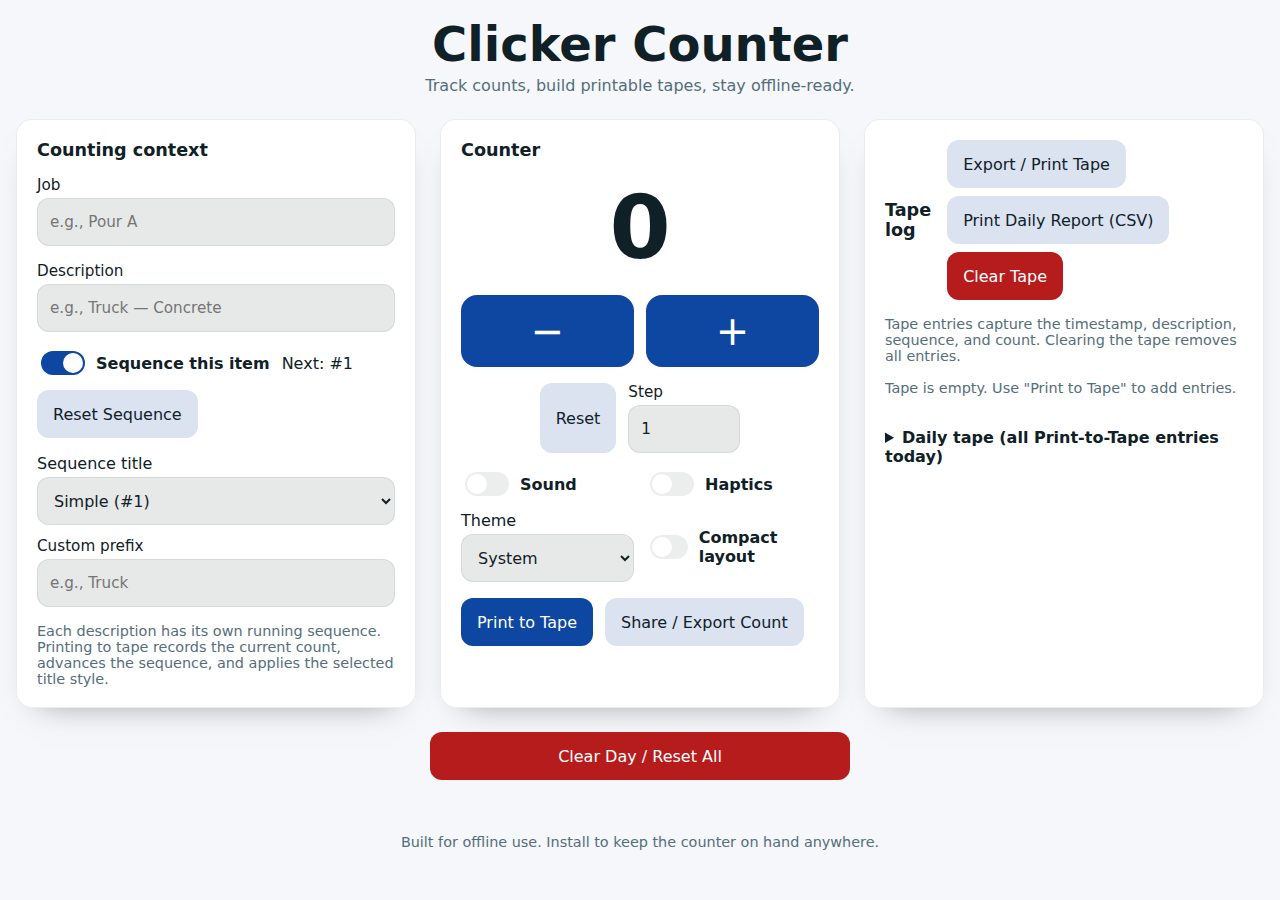
<file: index.html>
<!DOCTYPE html>
<html lang="en" data-theme="system">
<head>
  <meta charset="utf-8">
  <meta name="viewport" content="width=device-width, initial-scale=1">
  <meta name="theme-color" content="#0d47a1">
  <title>Clicker Counter PWA</title>
  <link rel="manifest" href="manifest.webmanifest">
  <link rel="stylesheet" href="styles.css">
  <link rel="stylesheet" href="print.css" media="print">
</head>
<body>
  <header class="app-header">
    <h1>Clicker Counter</h1>
    <p class="tagline">Track counts, build printable tapes, stay offline-ready.</p>
  </header>
  <main>
    <section class="panel" aria-labelledby="context-heading">
      <div class="section-header">
        <h2 id="context-heading">Counting context</h2>
      </div>
      <label class="field">
        <span>Job</span>
        <input type="text" id="job" name="job" placeholder="e.g., Pour A" autocomplete="off">
      </label>
      <label class="field">
        <span>Description</span>
        <input type="text" id="label" name="label" placeholder="e.g., Truck — Concrete" autocomplete="off" aria-describedby="sequence-info">
      </label>
      <div class="toggle-row">
        <label class="switch">
          <input type="checkbox" id="seqEnabled" checked>
          <span class="switch-label">Sequence this item</span>
        </label>
        <output id="sequenceDisplay" role="status" aria-live="polite">Sequence #1</output>
        <button type="button" id="resetSequence" class="secondary">Reset Sequence</button>
      </div>
      <div class="sequence-options" aria-live="polite">
        <label class="select">
          <span>Sequence title</span>
          <select id="seqTitleMode">
            <option value="simple">Simple (#1)</option>
            <option value="custom">Custom prefix</option>
            <option value="none">None</option>
          </select>
        </label>
        <label class="field" id="seqTitleCustomField">
          <span>Custom prefix</span>
          <input type="text" id="seqTitleCustom" name="seqTitleCustom" placeholder="e.g., Truck" autocomplete="off">
        </label>
      </div>
      <p id="sequence-info" class="help">Each description has its own running sequence. Printing to tape records the current count, advances the sequence, and applies the selected title style.</p>
    </section>

    <section class="panel" aria-labelledby="counter-heading">
      <div class="section-header">
        <h2 id="counter-heading">Counter</h2>
      </div>
      <output id="count" role="status" aria-live="polite" aria-atomic="true">0</output>
      <div class="controls">
        <button type="button" id="decrement" class="control" aria-label="Decrement">−</button>
        <button type="button" id="increment" class="control" aria-label="Increment">+</button>
      </div>
      <div class="controls">
        <button type="button" id="reset" class="secondary">Reset</button>
        <label class="field step-field">
          <span>Step</span>
          <input type="number" id="step" min="1" value="1">
        </label>
      </div>
      <div class="toggle-grid">
        <label class="switch">
          <input type="checkbox" id="soundToggle">
          <span class="switch-label">Sound</span>
        </label>
        <label class="switch">
          <input type="checkbox" id="hapticsToggle">
          <span class="switch-label">Haptics</span>
        </label>
        <label class="select">
          <span>Theme</span>
          <select id="themeToggle">
            <option value="system">System</option>
            <option value="light">Light</option>
            <option value="dark">Dark</option>
          </select>
        </label>
        <label class="switch">
          <input type="checkbox" id="compactToggle">
          <span class="switch-label">Compact layout</span>
        </label>
      </div>
      <div class="action-row">
        <button type="button" id="printTape" class="primary">Print to Tape</button>
        <button type="button" id="shareCount" class="secondary">Share / Export Count</button>
      </div>
    </section>

    <section class="panel" aria-labelledby="tape-heading">
      <div class="section-header">
        <h2 id="tape-heading">Tape log</h2>
        <div class="section-actions">
          <button type="button" id="exportTape" class="secondary">Export / Print Tape</button>
          <button type="button" id="exportDailyCsv" class="secondary">Print Daily Report (CSV)</button>
          <button type="button" id="clearTape" class="danger">Clear Tape</button>
        </div>
      </div>
      <p class="help">Tape entries capture the timestamp, description, sequence, and count. Clearing the tape removes all entries.</p>
      <ul id="tapeList" aria-live="polite" aria-label="Tape entries"></ul>
      <template id="tapeItemTemplate">
        <li class="tape-item">
          <span class="tape-time"></span>
          <div class="tape-body">
            <span class="tape-label"></span>
            <span class="tape-job"></span>
            <span class="tape-seq"></span>
          </div>
          <span class="tape-count"></span>
        </li>
      </template>
      <details id="dailyTapeDetails">
        <summary>Daily tape (all Print-to-Tape entries today)</summary>
        <p class="help">Daily tape keeps every Print-to-Tape event for the calendar day, even if you clear the main tape.</p>
        <ul id="dailyTapeList" aria-live="polite" aria-label="Daily tape entries"></ul>
      </details>
    </section>
  </main>
  <div class="page-actions">
    <button type="button" id="clearDay" class="danger wide">Clear Day / Reset All</button>
  </div>
  <div id="announcer" class="sr-only" aria-live="polite"></div>
  <footer class="app-footer">
    <p>Built for offline use. Install to keep the counter on hand anywhere.</p>
  </footer>
  <script type="module" src="app.js"></script>
</body>
</html>
</file>
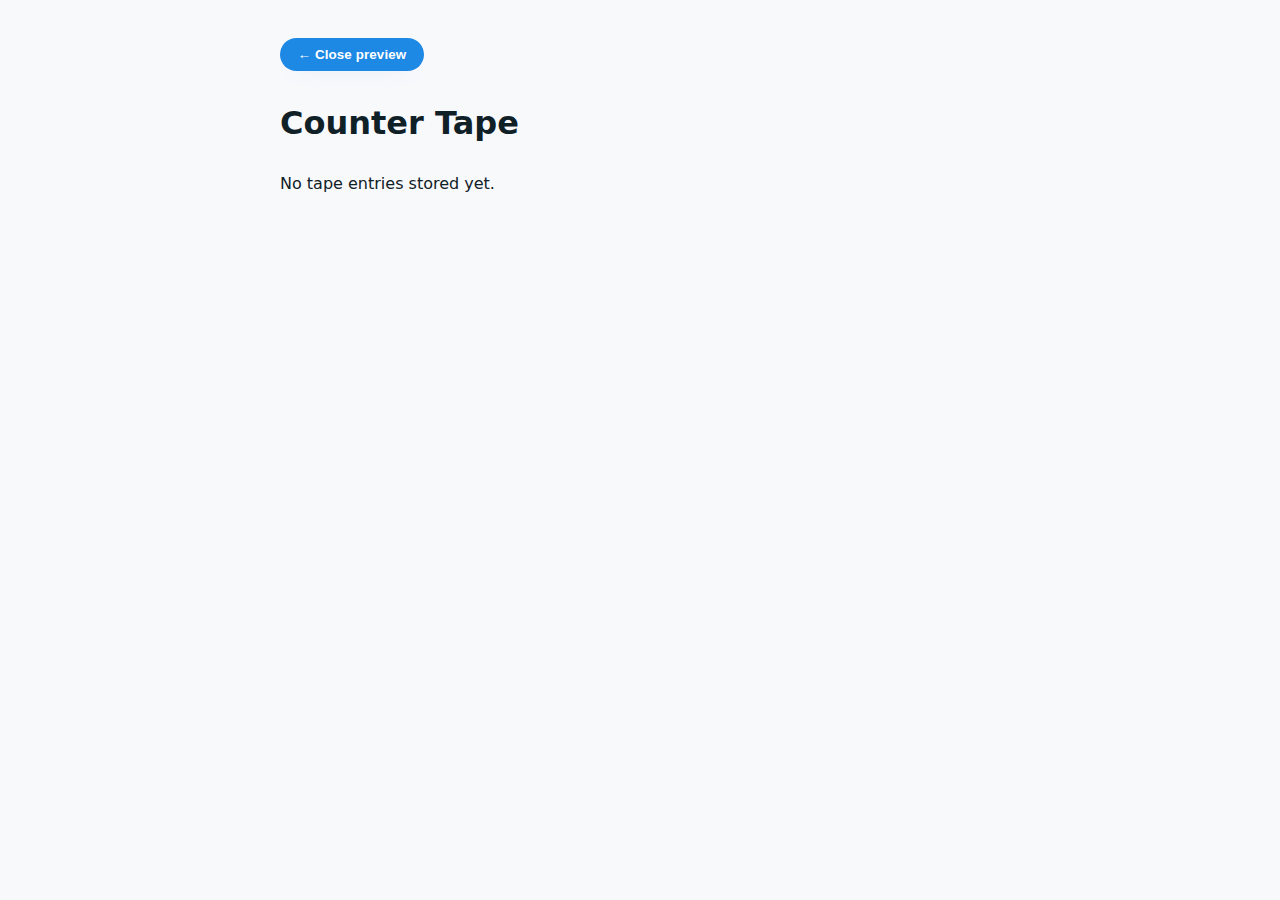
<file: print.html>
<!DOCTYPE html>
<html lang="en">
<head>
  <meta charset="utf-8">
  <meta name="viewport" content="width=device-width, initial-scale=1">
  <title>Printable Tape</title>
  <link rel="stylesheet" href="print.css">
  <meta name="robots" content="noindex">
</head>
<body class="print-page">
  <main>
    <header>
      <button type="button" id="closePreview" class="close-preview">
        ← Close preview
      </button>
      <h1>Counter Tape</h1>
      <p id="generated"></p>
    </header>
    <section>
      <ul id="printTapeList"></ul>
    </section>
  </main>
  <template id="printTapeItem">
    <li>
      <time class="print-time"></time>
      <div class="print-body">
        <span class="print-label"></span>
        <span class="print-seq"></span>
      </div>
      <span class="print-count"></span>
    </li>
  </template>
  <script>
    (function() {
      let tape = [];
      try {
        const parsed = JSON.parse(localStorage.getItem('clicker-state') || '{}');
        tape = Array.isArray(parsed.tape) ? parsed.tape : [];
      } catch (error) {
        console.error('Unable to read stored tape', error);
      }
      const list = document.getElementById('printTapeList');
      const template = document.getElementById('printTapeItem');
      const generated = document.getElementById('generated');
      const closeButton = document.getElementById('closePreview');
      generated.textContent = tape.length ? `Generated ${new Date().toLocaleString()}` : 'No tape entries stored yet.';
      tape.forEach(entry => {
        const clone = template.content.firstElementChild.cloneNode(true);
        const timeEl = clone.querySelector('.print-time');
        const labelEl = clone.querySelector('.print-label');
        const seqEl = clone.querySelector('.print-seq');
        const countEl = clone.querySelector('.print-count');
        timeEl.dateTime = entry.ts;
        timeEl.textContent = new Date(entry.ts).toLocaleString();
        labelEl.textContent = entry.label || '—';
        seqEl.textContent = entry.seq != null ? `Seq ${entry.seq}` : '—';
        countEl.textContent = entry.count;
        list.appendChild(clone);
      });
      if (new URLSearchParams(location.search).get('auto') === '1' && tape.length) {
        window.addEventListener('load', () => setTimeout(() => window.print(), 100));
      }
      if (closeButton) {
        closeButton.addEventListener('click', () => {
          if (window.opener && !window.opener.closed) {
            window.close();
          } else {
            window.location.href = './';
          }
        });
      }
    })();
  </script>
</body>
</html>
</file>
<file: styles.css>
:root {
  color-scheme: light dark;
  --bg: #f5f7fb;
  --fg: #102027;
  --accent: #0d47a1;
  --accent-contrast: #ffffff;
  --panel: #ffffff;
  --panel-border: rgba(16,32,39,0.08);
  --danger: #b71c1c;
  --muted: #546e7a;
  --focus: #ffb300;
  font-size: 16px;
}

[data-theme="dark"] {
  --bg: #101418;
  --fg: #e0f2ff;
  --panel: #161c23;
  --panel-border: rgba(224,242,255,0.08);
  --muted: #90a4ae;
}

* {
  box-sizing: border-box;
}

body {
  margin: 0;
  min-height: 100vh;
  font-family: "Inter", "Segoe UI", system-ui, -apple-system, sans-serif;
  background: var(--bg);
  color: var(--fg);
  display: flex;
  flex-direction: column;
  gap: 1.5rem;
  padding: max(1rem, env(safe-area-inset-top)) max(1rem, env(safe-area-inset-right)) max(2rem, env(safe-area-inset-bottom)) max(1rem, env(safe-area-inset-left));
}

.sr-only {
  position: absolute;
  width: 1px;
  height: 1px;
  padding: 0;
  margin: -1px;
  overflow: hidden;
  clip: rect(0, 0, 0, 0);
  white-space: nowrap;
  border: 0;
}

body.compact {
  font-size: 15px;
}

.app-header,
.app-footer {
  text-align: center;
}

.app-header h1 {
  margin: 0;
  font-size: clamp(1.8rem, 3vw + 1rem, 3rem);
}

.tagline {
  color: var(--muted);
  margin: 0.25rem 0 0;
}

main {
  display: grid;
  gap: 1.5rem;
  grid-template-columns: repeat(auto-fit, minmax(280px, 1fr));
}

.panel {
  background: var(--panel);
  border: 1px solid var(--panel-border);
  border-radius: 1rem;
  padding: 1.25rem;
  box-shadow: 0 1rem 2rem -1.5rem rgba(0,0,0,0.5);
  display: flex;
  flex-direction: column;
  gap: 1rem;
}

.section-header {
  display: flex;
  align-items: center;
  justify-content: space-between;
  gap: 1rem;
}

.section-header h2 {
  margin: 0;
  font-size: 1.1rem;
}

.section-actions {
  display: flex;
  gap: 0.5rem;
  flex-wrap: wrap;
}

.field {
  display: flex;
  flex-direction: column;
  gap: 0.25rem;
  font-size: 0.95rem;
}

.field input,
.select select {
  font: inherit;
  padding: 0.75rem;
  border-radius: 0.75rem;
  border: 1px solid var(--panel-border);
  background: color-mix(in srgb, var(--panel) 90%, var(--fg) 10%);
  color: var(--fg);
  min-height: 3rem;
}

.field input:focus,
.select select:focus,
button:focus-visible {
  outline: 3px solid var(--focus);
  outline-offset: 2px;
}

.toggle-row {
  display: flex;
  flex-wrap: wrap;
  gap: 0.75rem;
  align-items: center;
}

.sequence-options {
  display: grid;
  gap: 0.75rem;
  grid-template-columns: repeat(auto-fit, minmax(220px, 1fr));
  align-items: end;
}

.switch {
  display: inline-flex;
  align-items: center;
  gap: 0.5rem;
}

.switch input {
  width: 2.75rem;
  height: 1.5rem;
  appearance: none;
  background: var(--panel-border);
  border-radius: 0.75rem;
  position: relative;
  cursor: pointer;
  transition: background 0.2s ease;
}

.switch input::after {
  content: "";
  position: absolute;
  width: 1.25rem;
  height: 1.25rem;
  border-radius: 50%;
  background: var(--panel);
  top: 0.125rem;
  left: 0.125rem;
  transition: transform 0.2s ease;
}

.switch input:checked {
  background: var(--accent);
}

.switch input:checked::after {
  transform: translateX(1.25rem);
}

.switch-label {
  font-weight: 600;
}

.select {
  display: flex;
  flex-direction: column;
  gap: 0.25rem;
}

.controls {
  display: flex;
  gap: 0.75rem;
  justify-content: center;
}

.control {
  flex: 1;
  font-size: 2.5rem;
  padding: 0.75rem;
  min-height: 4.5rem;
  border-radius: 1rem;
  border: none;
  background: var(--accent);
  color: var(--accent-contrast);
  cursor: pointer;
  transition: transform 0.1s ease;
}

.control:active {
  transform: scale(0.97);
}

#count {
  font-size: clamp(3rem, 6vw + 1rem, 5.5rem);
  text-align: center;
  font-weight: 700;
}

button {
  font: inherit;
  border-radius: 0.75rem;
  border: none;
  cursor: pointer;
  padding: 0.75rem 1rem;
  min-height: 3rem;
  background: var(--panel-border);
  color: var(--fg);
}

button.primary {
  background: var(--accent);
  color: var(--accent-contrast);
}

button.secondary {
  background: color-mix(in srgb, var(--panel) 85%, var(--accent) 15%);
}

button.danger {
  background: var(--danger);
  color: #fff;
}

button:disabled {
  opacity: 0.45;
  cursor: not-allowed;
}

.toggle-grid {
  display: grid;
  grid-template-columns: repeat(auto-fit, minmax(150px, 1fr));
  gap: 0.75rem;
}

.step-field {
  width: 7rem;
}

.action-row {
  display: flex;
  flex-wrap: wrap;
  gap: 0.75rem;
}

.help {
  color: var(--muted);
  margin: 0;
  font-size: 0.9rem;
}

#tapeList {
  list-style: none;
  margin: 0;
  padding: 0;
  display: flex;
  flex-direction: column;
  gap: 0.75rem;
  max-height: min(50vh, 380px);
  overflow-y: auto;
  padding-right: 0.25rem;
}

.tape-item {
  display: grid;
  grid-template-columns: auto 1fr auto;
  gap: 0.75rem;
  align-items: center;
  padding: 0.75rem;
  border-radius: 0.75rem;
  background: color-mix(in srgb, var(--panel) 80%, var(--accent) 20%);
  color: var(--accent-contrast);
}

.tape-item .tape-time {
  font-feature-settings: "tnum" 1;
  font-size: 0.85rem;
  opacity: 0.9;
}

.tape-body {
  display: flex;
  flex-direction: column;
  gap: 0.25rem;
}

.tape-label {
  font-weight: 600;
}

.tape-job {
  font-size: 0.8rem;
  opacity: 0.8;
}

.tape-seq {
  font-size: 0.85rem;
  opacity: 0.85;
}

.tape-count {
  font-size: 1.5rem;
  font-weight: 700;
}

.app-footer {
  font-size: 0.9rem;
  color: var(--muted);
}

#dailyTapeDetails {
  margin-top: 1rem;
}

#dailyTapeDetails summary {
  cursor: pointer;
  font-weight: 600;
}

#dailyTapeList {
  list-style: none;
  margin: 1rem 0 0;
  padding: 0;
  display: flex;
  flex-direction: column;
  gap: 0.75rem;
  max-height: min(50vh, 380px);
  overflow-y: auto;
  padding-right: 0.25rem;
}

.page-actions {
  display: flex;
  justify-content: center;
  padding: 0 0 1rem;
}

.page-actions .wide {
  width: min(420px, 100%);
}

@media (prefers-reduced-motion: reduce) {
  *, *::before, *::after {
    animation-duration: 0.001s !important;
    animation-iteration-count: 1 !important;
    transition-duration: 0.001s !important;
    scroll-behavior: auto !important;
  }
}
</file>
<file: print.css>
@media screen {
  body.print-page {
    font-family: "Inter", "Segoe UI", system-ui, sans-serif;
    margin: 0;
    background: #f8f9fb;
    color: #102027;
    padding: clamp(1rem, 3vw, 2.5rem);
  }

  body.print-page header {
    display: flex;
    flex-direction: column;
    align-items: flex-start;
    gap: 0.75rem;
    margin-bottom: 1.5rem;
  }

  body.print-page main {
    max-width: 720px;
    margin: 0 auto;
  }

  body.print-page h1 {
    margin-bottom: 0.25rem;
  }

  body.print-page .close-preview {
    appearance: none;
    border: none;
    background: #1e88e5;
    color: white;
    font-weight: 600;
    padding: 0.55rem 1.1rem;
    border-radius: 999px;
    cursor: pointer;
    box-shadow: 0 0.6rem 1.2rem -1rem rgba(30, 136, 229, 0.9);
    display: inline-flex;
    align-items: center;
    gap: 0.5rem;
    letter-spacing: 0.01em;
  }

  body.print-page .close-preview:hover,
  body.print-page .close-preview:focus-visible {
    background: #1668b5;
  }

  body.print-page .close-preview:focus-visible {
    outline: 3px solid rgba(30, 136, 229, 0.4);
    outline-offset: 3px;
  }

  body.print-page ul {
    list-style: none;
    padding: 0;
    margin: 1rem 0 0;
    display: flex;
    flex-direction: column;
    gap: 0.5rem;
  }

  body.print-page li {
    display: grid;
    grid-template-columns: auto 1fr auto;
    gap: 0.5rem;
    background: white;
    padding: 0.65rem 0.85rem;
    border-radius: 0.75rem;
    box-shadow: 0 0.4rem 1.2rem -0.9rem rgba(0,0,0,0.4);
  }

  body.print-page .print-time {
    font-feature-settings: "tnum" 1;
    color: #546e7a;
  }

  body.print-page .print-label {
    font-weight: 600;
  }

  body.print-page .print-seq {
    color: #1e88e5;
  }

  body.print-page .print-count {
    font-weight: 700;
    font-size: 1.35rem;
  }
}

@media print {
  :root {
    color-scheme: light;
  }

  body.print-page {
    font-family: "Inter", "Segoe UI", system-ui, sans-serif;
    margin: 0;
    padding: 1.2cm;
    background: #fff;
    color: #000;
  }

  header {
    text-align: center;
    margin-bottom: 0.5cm;
  }

  header h1 {
    margin: 0;
    font-size: 16pt;
  }

  header p {
    margin: 0.2cm 0 0;
    font-size: 10pt;
  }

  ul {
    list-style: none;
    padding: 0;
    margin: 0;
  }

  li {
    display: grid;
    grid-template-columns: 3.5cm 1fr 2cm;
    gap: 0.3cm;
    padding: 0.3cm 0;
    border-bottom: 1px solid rgba(0,0,0,0.2);
    break-inside: avoid;
  }

  li:last-child {
    border-bottom: none;
  }

  .print-time {
    font-size: 10pt;
    color: #333;
  }

  .print-label {
    font-weight: 600;
    font-size: 12pt;
  }

  .print-seq {
    font-size: 10pt;
    color: #000;
  }

  .print-count {
    font-size: 14pt;
    font-weight: 700;
    text-align: right;
  }

  .close-preview {
    display: none !important;
  }

  @page {
    margin: 1.2cm;
  }
}
</file>
